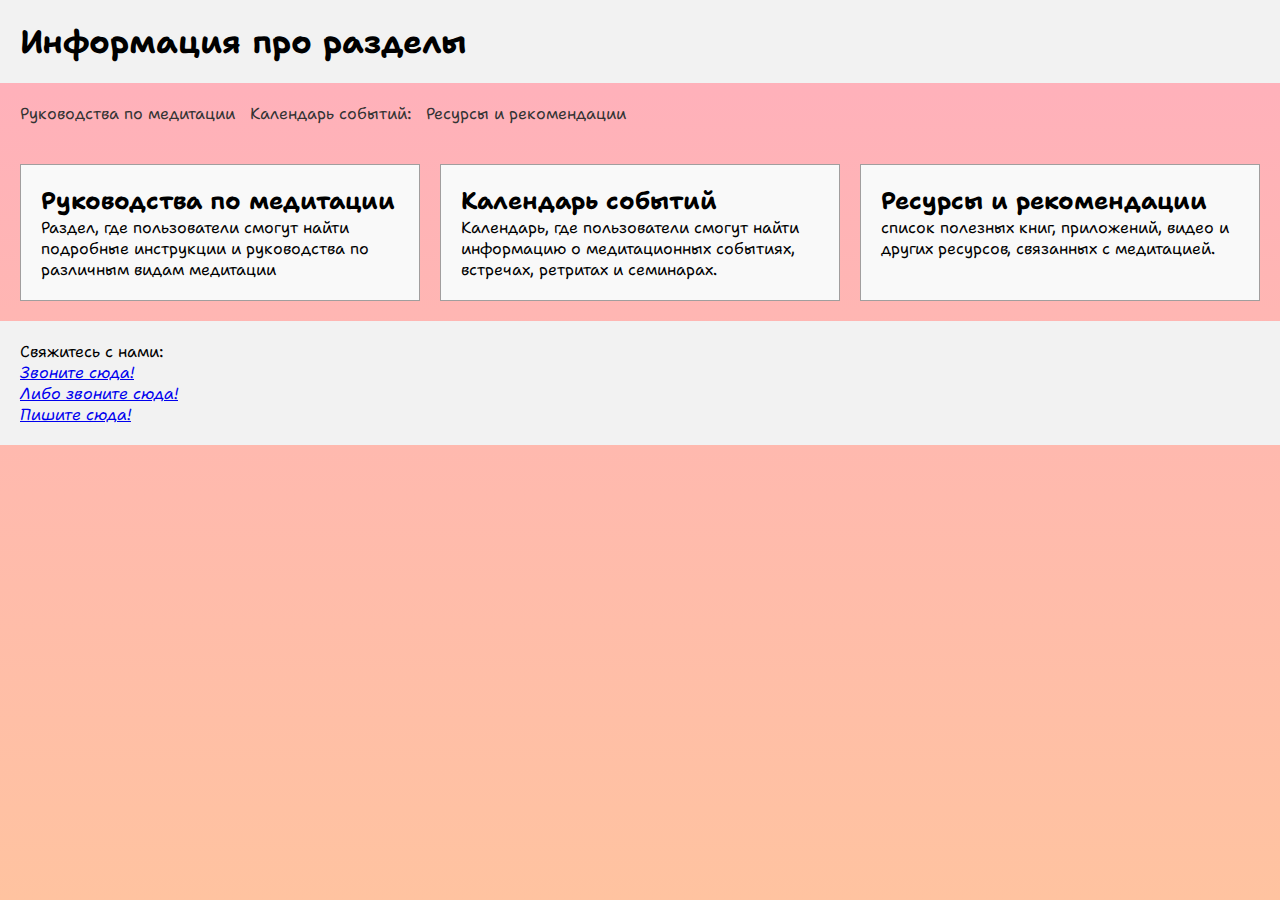
<file: 8.1.html>
<!DOCTYPE html>
<html>
<head>
    <title>Адаптивный сайт</title>
</head>
<link rel="stylesheet" href="eightone.css">
<body>
    <header>
        <h1>Информация про разделы</h1>
    </header>
    <nav>
        <ul>
            <li><a href="#">Руководства по медитации</a></li>
            <li><a href="#">Календарь событий:</a></li>
            <li><a href="#">Ресурсы и рекомендации</a></li>
        </ul>
    </nav>
    <main>
        <section>
            <h2>Руководства по медитации</h2>
            <p>Раздел, где пользователи смогут найти подробные инструкции и руководства по различным видам медитации</p>
        </section>
        <section>
            <h2>Календарь событий</h2>
            <p>Календарь, где пользователи смогут найти информацию о медитационных событиях, встречах, ретритах и семинарах.</p>
        </section>
        <section>
            <h2>Ресурсы и рекомендации</h2>
            <p>список полезных книг, приложений, видео и других ресурсов, связанных с медитацией.</p>
        </section>

    </main>
		<footer>
			<p id="svyaz">Свяжитесь с нами:</p> <!-- добавление номера телефона и адреса электронной почты -->
			<address>
				<a href="tel:88005553535" id="svyaz">Звоните сюда!</a><br> 
				<a href="tel:88888888888" id="svyaz">Либо звоните сюда!</a><br> 
				<a href="mailto:abvgd@gmail.com">Пишите сюда!</a>
			</address>
		</footer>
</body>
</html>
</file>
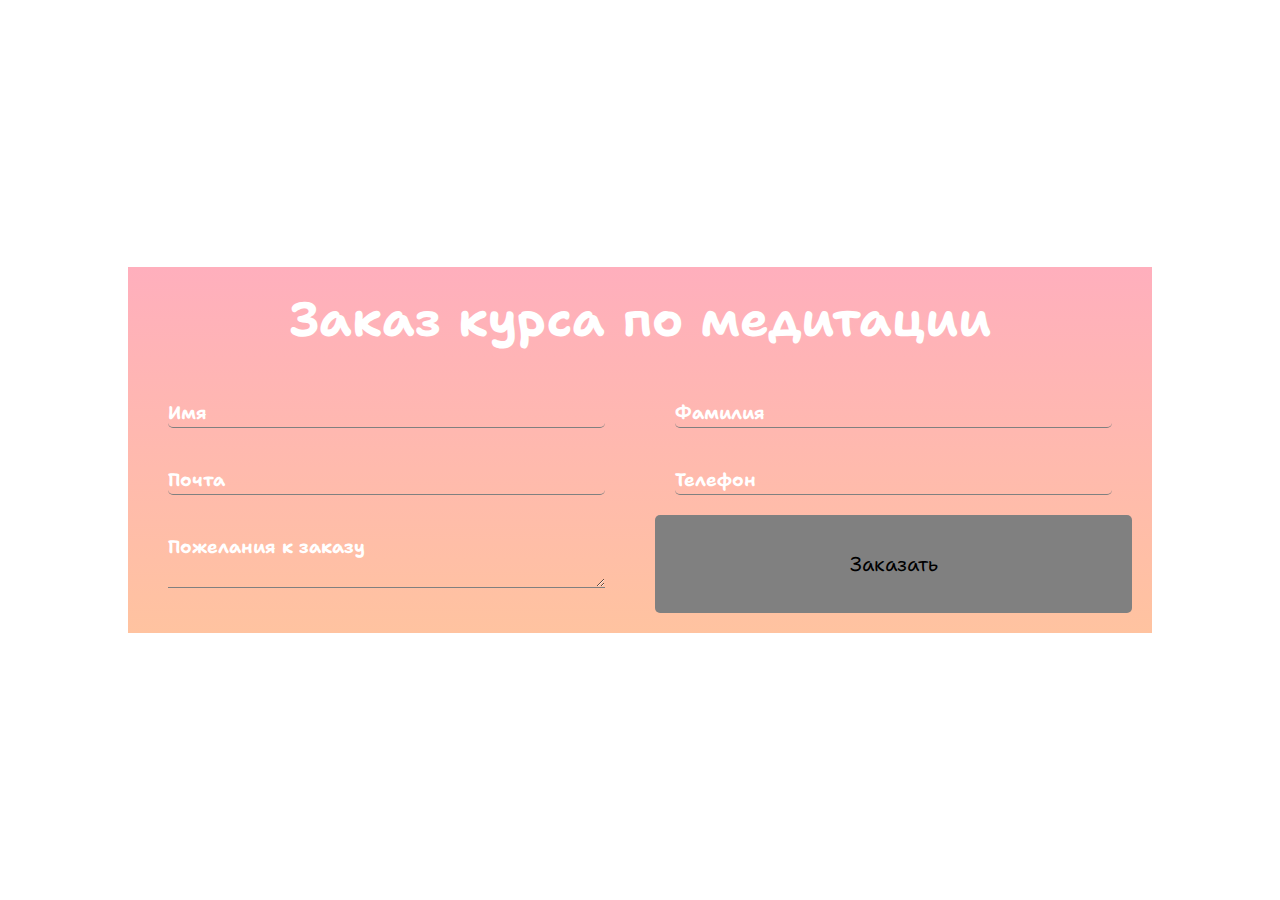
<file: 8.3.html>
<!DOCTYPE html>
<html lang="en">
<head>
<meta charset="UTF-8"> <meta name="viewport" content="width=device-width, initial-scale=1.0"> <meta http-equiv="X-UA-Compatible" content="ie=edge">
<title>Document</title>
</head>
<link rel="stylesheet" href="eightthree.css">
<body>
	<div class="container">
		<h2>Заказ курса по медитации</h2>
		<form>
				<div class="wrapper">
					<div class="box">
						<input type="text" name="fname" id="fname" required>
						<label for="fname">Имя</label>
					</div>
					<div class="box">
						<input type="text" name="lname" id="lname" required> 
						<label for="lname">Фамилия</label>
					</div>
				</div>

				<div class="wrapper">
					<div class="box">
						<input type="email" name="mail" id="email" required>
						<label for="email">Почта</label>
					</div>
					<div class="box">
						<input type="text" name="tel" id="tel" required> 
						<label for="tel">Телефон</label>
					</div>
				</div>

				<div class="wrapper">
					<div class="box">
					<textarea id="mes" required></textarea>
					<label for="mes">Пожелания к заказу</
					</div>
					</div>
					<input type="submit" name="" value="Заказать">
		</form>
	</div>
</body>
</html>
</file>
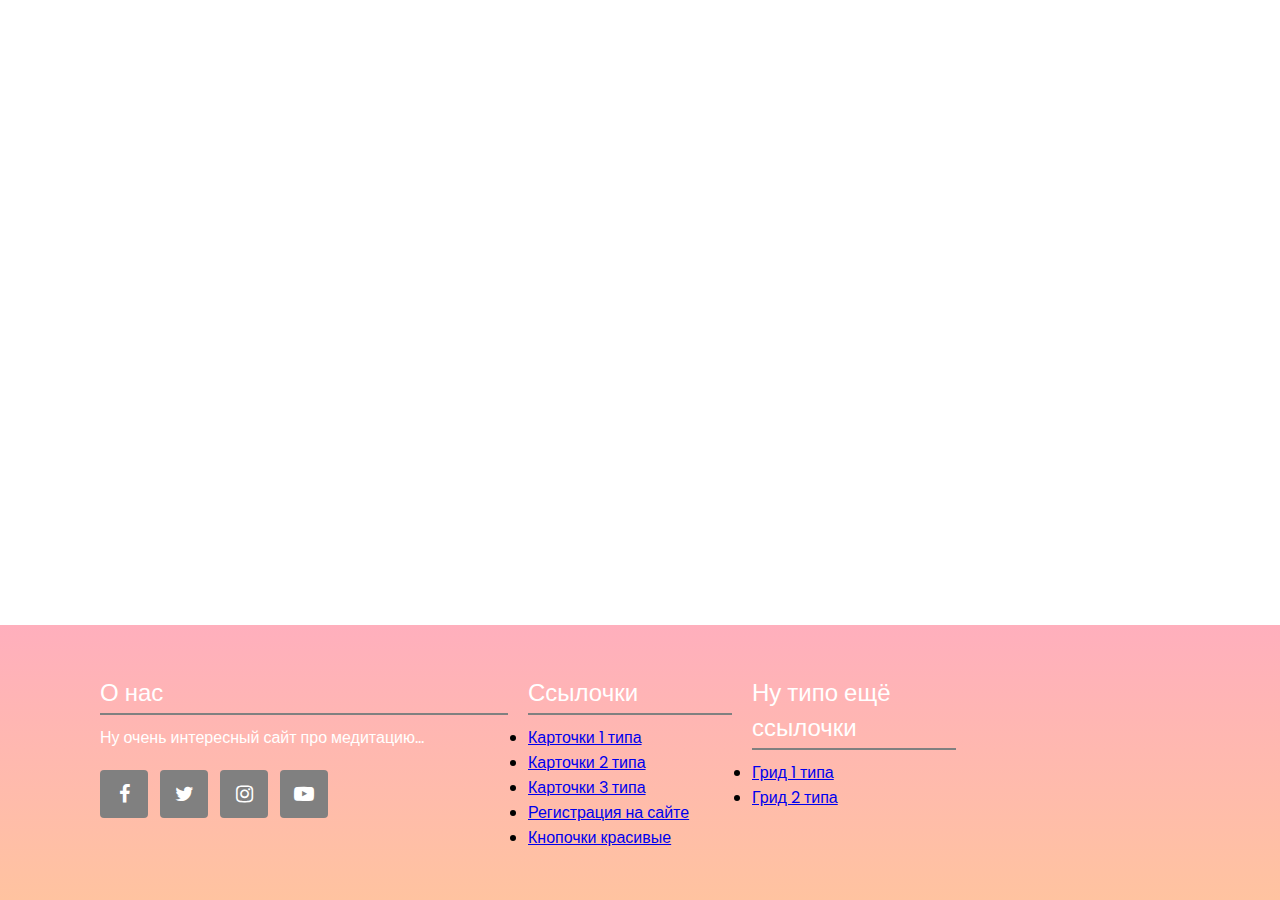
<file: 8.4.html>
<!doctype html>
<html>
<head>
	<meta name="viewport" content="width=device-width, initial-scale=1.0">
	<title>Грид Футер</title>
	<link rel="stylesheet" href=" https://stackpath.bootstrapcdn.com/font-awesome/4.7.0/css/font-awesome.min.css " integrity="sha384-wvfXpqpZZVQGK6TAh5PV1GOfQNHSoD2xbE+QkPxCAF1NEevoEH3S1@sibVcOQVnN" crossorigin="anonymous">
	<link rel="stylesheet" type="text/css" href="eightfour.css">
</head>
<body>
	
	<footer>
		<div class="container">
			<div class="sec aboutus">
				<h2>О нас</h2>
				<p>Ну очень интересный сайт про медитацию...</p>
				<ul class="sci">
					<li><a href="#"><i class="fa fa-facebook" aria-hidden="true"></i></a></1i>
					<li><a href="#"><i class="fa fa-twitter" aria-hidden="true"></i></a></li>
					<li><a href="#"><i class="fa fa-instagram" aria-hidden="true"></i></a></li>
					<li><a href="#"><i class="fa fa-youtube-play" aria-hidden="true"></i></a ></li>
				</ul>
			</div>

			<div class="sec quicklinks">
				<h2>Ссылочки</h2>
				<ul>
					<li><a href="card1type.html" target="blank">Карточки 1 типа</a></li>
					<li><a href="card2type.html" target="blank">Карточки 2 типа</a></li>
					<li><a href="card3type.html"  target="blank">Карточки 3 типа</a></li>
					<li><a href="registration.html"  target="blank">Регистрация на сайте</a></li>
					<li><a href="socialbuttons.html" target="blank">Кнопочки красивые</a></li>
				</ul>
			</div>
			<div class="sec quicklinks">
				<h2>Ну типо ещё ссылочки</h2>
				<ul>
					<li><a href="8.2.html" target="blank">Грид 1 типа</a></li>
					<li><a href="8.3.html" target="blank">Грид 2 типа</a></li>
				</ul>
			</div>
		</div>
	</footer>
</body>
</html>
</file>
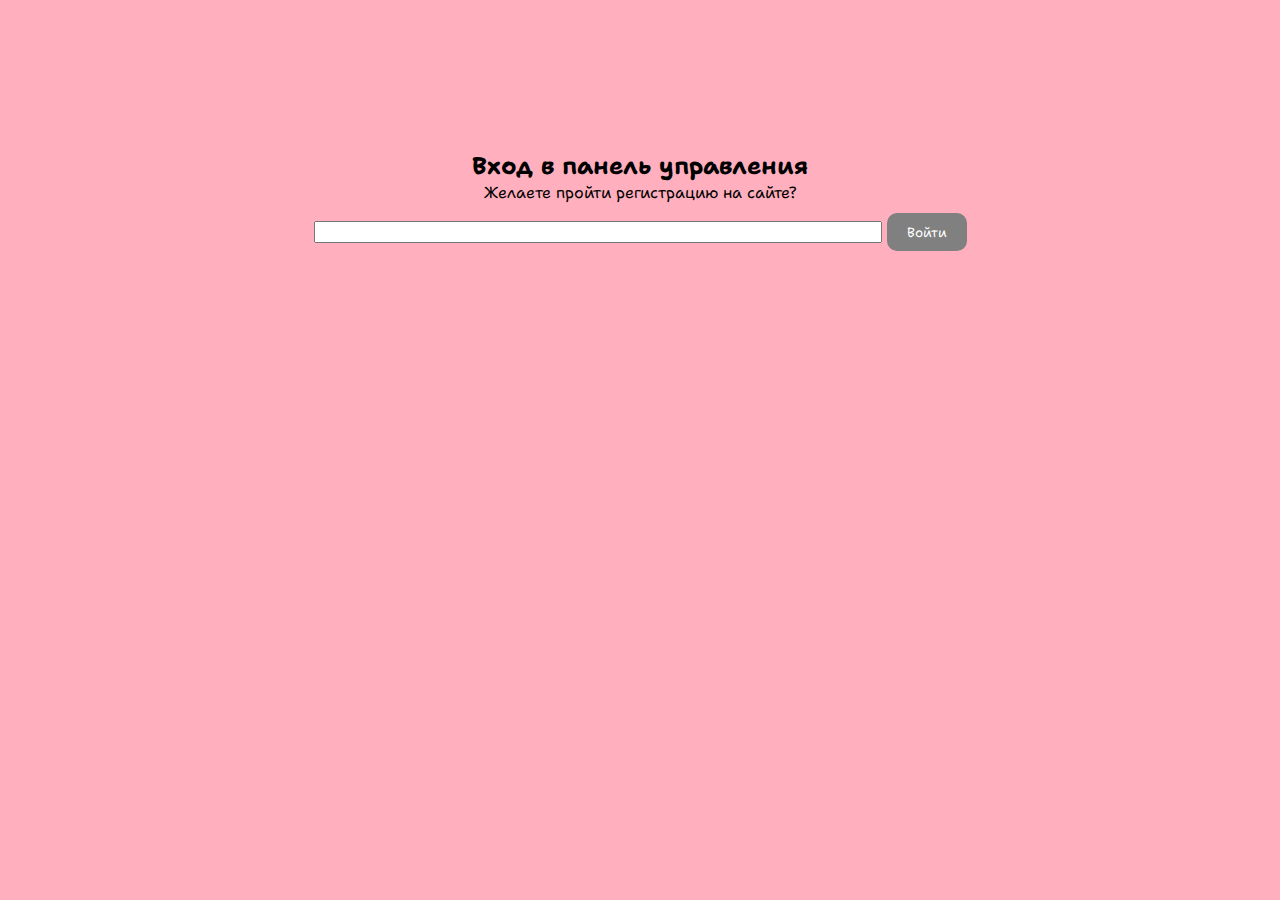
<file: 9.1.html>
<!DOCTYPE html>
<html>
<head>
    <title>Вход в панель управления</title>
    <link rel="stylesheet" type="text/css" href="nineone.css">
</head>
<body>
    <div class="container">
        <h1>Вход в панель управления</h1>
        <label for="registration">Желаете пройти регистрацию на сайте?</label>
        <input type="text" id="registration" />
        <button onclick="checkRegistration()">Войти</button>
        <p id="result"></p>
    </div>

    <script src="nineone.js"></script>
</body>
</html>
</file>
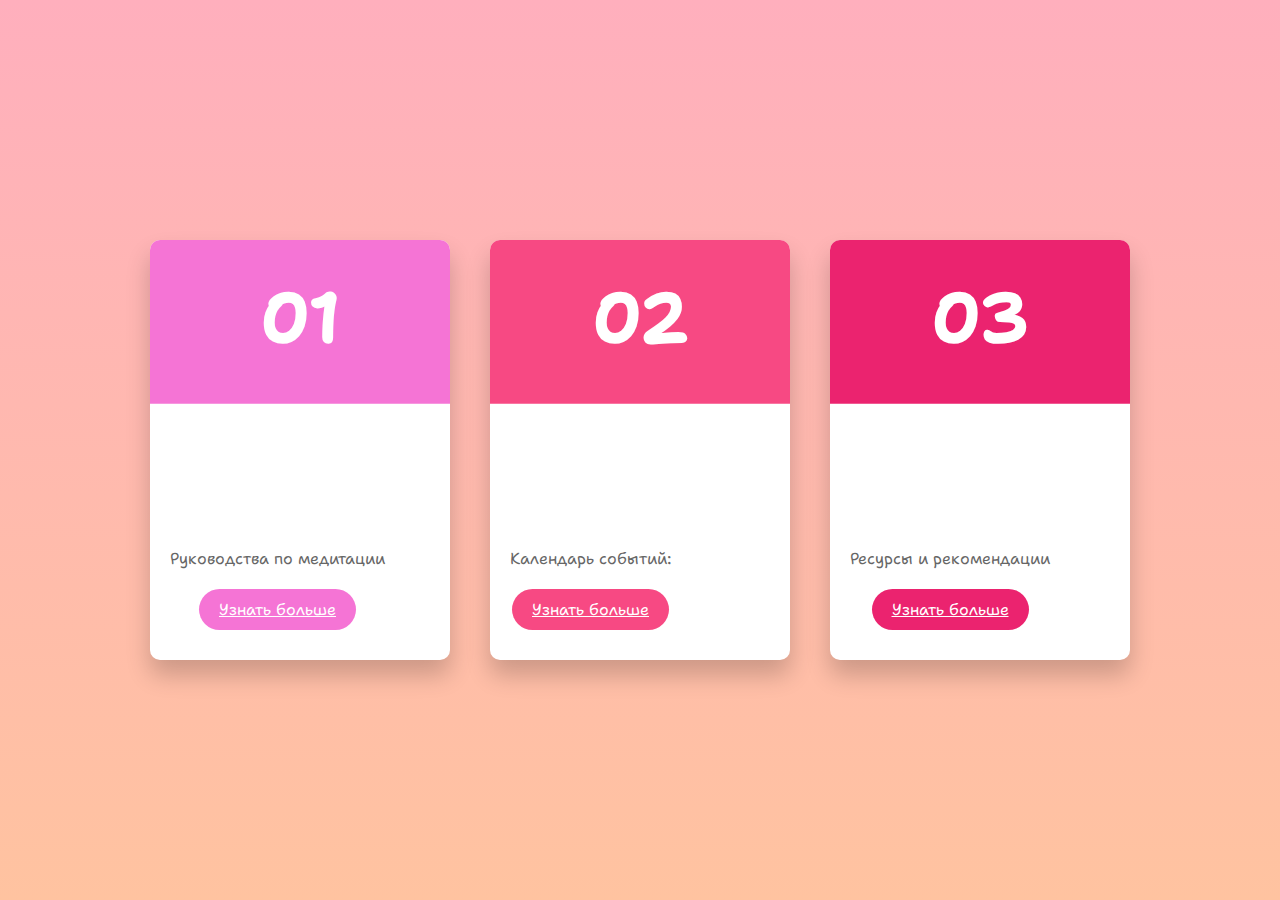
<file: card2type.html>
<!DOCTYPE html>
<html lang="ru">
<link rel="stylesheet" href="stylescard2.css">
<head>
    <meta charset="UTF-8">
    <meta name="viewport" content="width=device-width, initial-scale=1.0">
    <title>Document</title>
</head>
<body>
    <div class="container">
        <div class="card">
            <div class="circle">
                <h2>01</h2>
            </div>
            <div class="content">
                <p>Руководства по медитации</p>
                <a href="#">Узнать больше</a>
            </div>
        </div>
        <div class="card">
            <div class="circle">
                <h2>02</h2>
            </div>
            <div class="content">
                <p>Календарь событий:</p>
                <a href="#">Узнать больше</a>
            </div>
        </div> 
        <div class="card">
            <div class="circle">
                <h2>03</h2>
            </div>
            <div class="content">
                <p>Ресурсы и рекомендации</p>
                <a href="#">Узнать больше</a>
            </div>
        </div>
    </div>
</body>
</html>
</file>
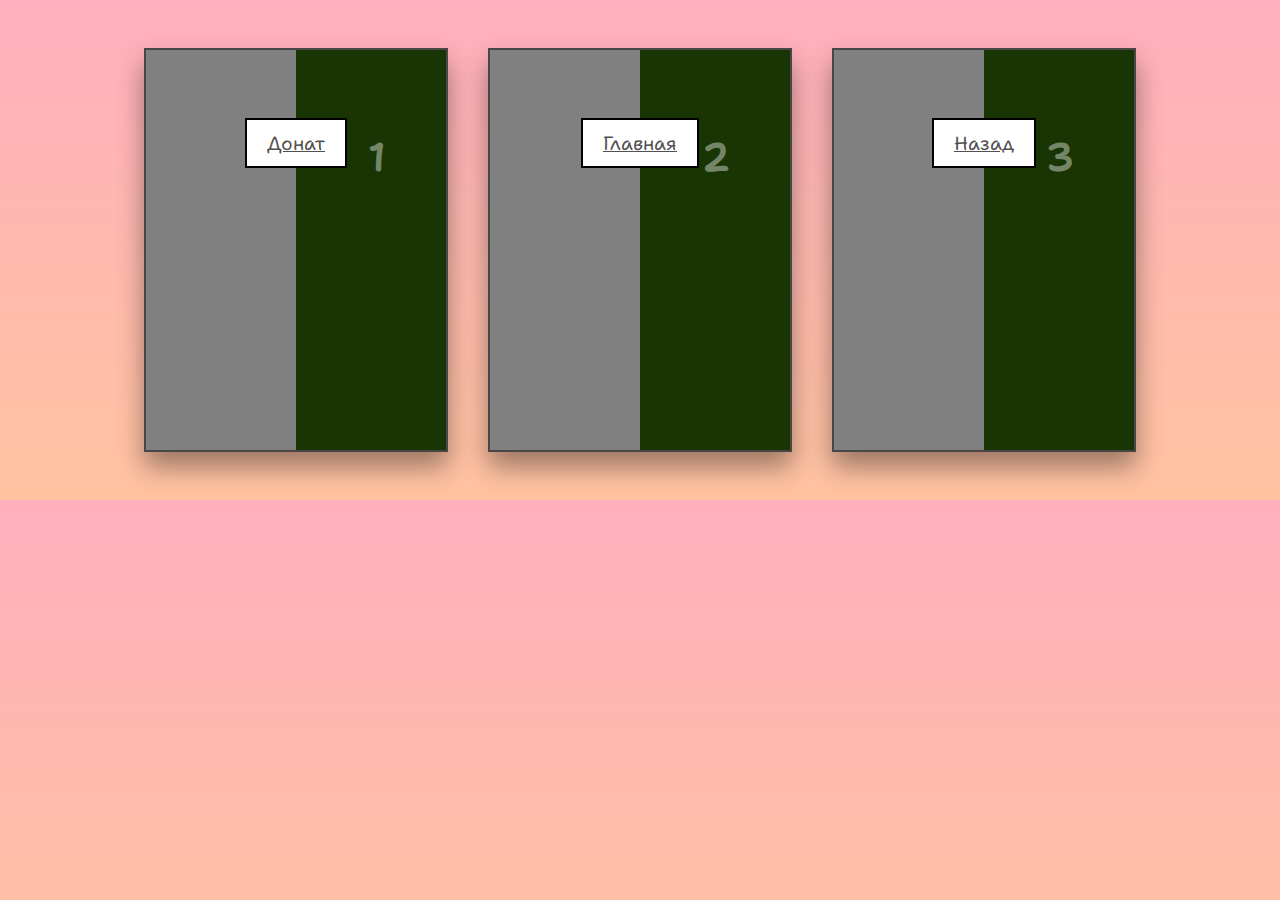
<file: card3type.html>
<!DOCTYPE html>
<html lang="en-US">
  <head>
    <meta charset="UTF-8" />
    <link href="//www.fontstatic.com/f=sukar" />
    <link
      href="https://fonts.googleapis.com/css?family=Courgette"
      rel="stylesheet"
    />
    <link
      rel="stylesheet"
      type="text/css"
      href="//www.fontstatic.com/f=DroidKufi-Regular"
    />
    
    <style>
			@import url('https://fonts.googleapis.com/css2?family=Amatic+SC:wght@700&family=Shantell+Sans:wght@500&display=swap');
      :root {
        --main-color: #ffffff;
      }
			* {
				font-family: 'Shantell Sans', cursive;
        
        
      }
      body{
        background: linear-gradient(#FFAFBD,#ffc3a0);
      }
      .bg {
        background-position: center;
        background-repeat: no-repeat;
        background-size: cover;
      }

      header {
        padding: 0px;
        box-sizing: border-box;
      }

 

      .section2 .section__inner2 {
        display: flex;
        justify-content: center;
        align-items: center;
        padding: 20px;
        flex-wrap: wrap;
      }

      .section2 .section__inner2 .card2 {
        position: relative;
        width: 300px;
        height: 400px;
        border: 2px solid  #494646;
        background-color: #808080;
        margin: 20px;
        box-shadow: 0 15px 25px rgba(0, 0, 0, 0.384);
        cursor: pointer;
        overflow: hidden;
        transition: 0.5s ease-in-out;
      }

      .section2 .section__inner2 .card2:before {
        content: "";
        position: absolute;
        z-index: 5;
        right: 0;
        width: 50%;
        height: 100%;
        background-color: rgb(25, 53, 3);
      }

      .section2 .section__inner2 .card2 .contentS2 {
        position: absolute;
        z-index: 6;
        top: 10%;
        right: 0;
        bottom: 0;
        left: 0;
        padding: 10px 10px;
        color: #fff;
        text-align: center;
      }
      .section2 .section__inner2 .card2 .contentS2 a {
        position: relative;
        top: 10px;
        color: rgb(82, 81, 81);
        border: 2px solid black;
        background-color: rgb(255, 255, 255);
        font-size: 1.2rem;
        padding: 10px 20px;
        margin: 18px 0 10px;
      }

      .section2 .section__inner2 .card2 span {
        position: absolute;
        top: 20%;
        z-index: 5;
        right: 20%;
        font-size: 40px;
        color: #ffffff;
        opacity: 0.4;
        font-weight: 600;
        transition: 0.5s ease-in-out;
      }
      .section2 .section__inner2 .card2 svg {
        position: absolute;
        left: 0;
        z-index: 10;
        top: 0;
        fill: none;
        stroke: #beb4b4; /*обводка*/
        stroke-dasharray: 150 480; /*массив значений для пунктирной линий*/
        stroke-dashoffset: 150; /*смещение*/
        opacity: 0;
        transition: 2s ease-in-out;
      }

      .section2 .section__inner2 .card2:hover {
        /*при наведении запускается переход*/
        transition: 0.5s ease-in-out;
      }

      .section2 .section__inner2 .card2:hover span {
        /*цифра становится видимой масштабируется в 1,2 раза вверх и вниз на 15 пикселей*/
        opacity: 1;
        transform: translateY(-15px) scale(1.2);
      }

      .section2 .section__inner2 .card2:hover svg {
        /* линия становится полностью видимой, а значение stroke-dashoffset устанавливается на -480, что приводит к изменению пунктирной линии*/
        opacity: 1;
        stroke-dashoffset: -480;
      }

      .section2 .section__inner2:hover .card2 {
        /*при наведении на другие элементы*/
        transform: scale(0.8);
        opacity: 0.4;
      }

      .section2 .section__inner2 .card2:hover {
        /*при наведении на сам элемент*/
        transform: scale(1.1);
        opacity: 1;
      }

      .cont {
        position: relative;
        z-index: 102;
      }
      form {
        display: flex;
        flex-direction: column;
        align-items: flex-start;
        padding: 30px 20px;
        border-radius: 10px;
        background: #78dbff;
      }
      cont::before {
        content: "";
        top: 0;
        right: 0;
        backdrop-filter: blur(10px);
        z-index: 0;
        position: absolute;
        padding: 30px 20px;
        width: 100%;
        height: 100%;
        border-radius: 10px;
        background: rgba(0, 0, 0, 0.46);
      }

      form input {
        width: 100%;
        height: 35px;
        border-radius: 15px;
        padding: 0 10px;
        margin-bottom: 15px;
        filter: drop-shadow(3px 3px 5px rgba(0, 0, 0, 0.3));
        border: none;
      }

      form input::placeholder {
        color: #bebfc0;
        font-size: 15px;
        padding-left: 10px;
      }

      form button {
        padding: 10px 20px;
        border-radius: 30px;
        color: rgb(9, 93, 114);
        font-weight: 600;
        filter: drop-shadow(3px 3px 5px rgba(0, 0, 0, 0.3));
        border: none;
        background-color: white;
      }

      form label {
        font-size: 25px;
        font-weight: 700;
        color: white;
        border-bottom: 5px solid white;
        margin-bottom: 20px;
      }

      form > span {
        margin-top: 10px;
        color: white;
        padding: 0;
      }

      form > span + span {
        margin-top: -15px;
        padding: 0;
      }

      form span > span {
        color: rgb(9, 93, 114);
        cursor: pointer;
      }

      .span1,
      .span2,
      .span3,
      .span4,
      .span5 {
        position: absolute;
        background: rgba(255, 255, 255, 0.2);
        z-index: 5;
        border-radius: 15px;
        box-shadow: 0 4px 6px rgba(0, 0, 0, 0.1);
        backdrop-filter: blur(10px);
        width: 50px;
        height: 50px;
      }

      .span1 {
        top: -80px;
        left: -60px;
        width: 100px;
        height: 100px;
        animation: float 5s ease-in-out infinite;
      }

      .span2 {
        top: -75px;
        left: 50%;
        animation: float 5s ease-in-out infinite;
      }

      .span3 {
        top: -40px;
        right: -40px;
        z-index: -1;
        width: 70px;
        height: 70px;
        animation: float 5s ease-in-out infinite;
      }

      .span4 {
        right: -20px;
        bottom: 30%;
        animation: float 5s ease-in-out infinite;
      }

      .span5 {
        bottom: -30px;
        left: 10%;
        width: 60px;
        height: 60px;
        z-index: -1;
        animation: float 5s ease-in-out infinite;
      }

      @keyframes float {
        0% {
          transform: translate(0, 0); /*исходное*/
        }
        50% {
          transform: translate(
            calc(20% - 18px),
            calc(20% - 14px)
          ); /*смещаются на 20% от своего размера влево и вверх на 18 и 14 пикселей */
        }

        100% {
          transform: translate(0, 0);
        }
      }

      footer > .circle {
        position: relative;
        cursor: pointer;
        height: 50px;
        width: 50px;
        border-radius: 10px;
        display: flex;
        justify-content: center;
        align-items: center;
        background-color: rgb(255, 255, 255);
        overflow: hidden;
        box-shadow: 0 5px 15px rgba(2, 1, 1, 0.482);
      }

      footer > .circle img {
        z-index: 3;
        height: 35px;
        width: auto;
      }

      footer > .circle::before {
        content: "";
        position: absolute;
        height: 100%;
        width: 100%;
        z-index: -1;
        background: linear-gradient(
          0deg,
          rgb(205, 255, 255),
          rgba(255, 255, 255, 0.502)
        );
        opacity: 0;
      }

      footer > .circle:hover::before {
        opacity: 1;
        animation: pulse 1s ease-in-out infinite;
        animation-iteration-count: 2; /* анимация будет проигрываться один раз */
      }

      footer {
        display: flex;
        align-items: center;
        justify-content: space-between;
        margin-top: 50px;
        padding-left: 200px;
        padding-right: 200px;
        background-color: #78dbff;
        padding-top: 15px;
        padding-bottom: 15px;
        border-radius: 10px;
      }

      @keyframes pulse {
        0% {
          transform: scaleY(0);
          transform-origin: top;
        }
        100% {
          transform: scaleY(1);
          opacity: 1;
          transform-origin: top;
        }
      }
    </style>
  </head>
  <body>

    <section class="section2">
      <div class="section__inner2">
        <div class="card2">

          <svg width="295" height="395" xmlns="http://www.w3.org/2000/svg">
            <!-- Определение вершин прямоугольника с использованием <polyline> -->
            <polyline
              points="0,0 295,0 298,395 0,395 0,0"
              fill="none"
              stroke-width="2"
            />

            <!-- Добавление указателей для сторон с использованием <line> -->
            <line x1="0" y1="0" x2="298" y2="0" stroke-width="2" />
            <line x1="295" y1="0" x2="295" y2="395" stroke-width="2" />
            <line x1="0" y1="395" x2="0" y2="0" stroke-width="2" />
            <line x1="295" y1="395" x2="295" y2="0" stroke-width="2" />
          </svg>

          <div class="contentS2">
            <h2></h2>
            <p></p>
            <a href="#">Донат</a>
          </div>
          <span>1</span>
        </div>
        <div class="card2">
          <svg width="295" height="395" xmlns="http://www.w3.org/2000/svg">
            <!-- Определение вершин прямоугольника с использованием <polyline> -->
            <polyline
              points="0,0 295,0 295,395 0,395 0,0"
              fill="none"
              stroke-width="2"
            />

            <!-- Добавление указателей для сторон с использованием <line> -->
            <line x1="0" y1="0" x2="295" y2="0" stroke-width="2" />
            <line x1="295" y1="0" x2="295" y2="395" stroke-width="2" />
            <line x1="0" y1="395" x2="0" y2="0" stroke-width="2" />
            <line x1="295" y1="395" x2="295" y2="0" stroke-width="2" />
          </svg>
          <svg width="295" height="395" xmlns="http://www.w3.org/2000/svg">
            <!-- Определение вершин прямоугольника с использованием <polyline> -->
            <polyline
              points="0,0 295,0 298,395 0,395 0,0"
              fill="none"
              stroke-width="2"
            />

            <!-- Добавление указателей для сторон с использованием <line> -->
            <line x1="0" y1="0" x2="298" y2="0" stroke-width="2" />
            <line x1="295" y1="0" x2="295" y2="395" stroke-width="2" />
            <line x1="0" y1="395" x2="0" y2="0" stroke-width="2" />
            <line x1="295" y1="395" x2="295" y2="0" stroke-width="2" />
          </svg>

          <div class="contentS2">
            <h2></h2>
            <p></p>
            <a href="#">Главная</a>
          </div>
          <span>2</span>
        </div>
        <div class="card2">
          

            <!-- Добавление указателей для сторон с использованием <line> -->
            <line x1="0" y1="0" x2="295" y2="0" stroke-width="2" />
            <line x1="295" y1="0" x2="295" y2="395" stroke-width="2" />
            <line x1="0" y1="395" x2="0" y2="0" stroke-width="2" />
            <line x1="295" y1="395" x2="295" y2="0" stroke-width="2" />
          </svg>
          <svg width="295" height="395" xmlns="http://www.w3.org/2000/svg">
            <!-- Определение вершин прямоугольника с использованием <polyline> -->
            <polyline
              points="0,0 295,0 298,395 0,395 0,0"
              fill="none"
              stroke-width="2"
            />

            <!-- Добавление указателей для сторон с использованием <line> -->
            <line x1="0" y1="0" x2="298" y2="0" stroke-width="2" />
            <line x1="295" y1="0" x2="295" y2="395" stroke-width="2" />
            <line x1="0" y1="395" x2="0" y2="0" stroke-width="2" />
            <line x1="295" y1="395" x2="295" y2="0" stroke-width="2" />
          </svg>

          <div class="contentS2">
            <h2></h2>
            <p></p>
            <a href="#">Назад</a>
          </div>
          <span>3</span>
        </div>
      </div>
    </section>
  </body>
</html>
</file>
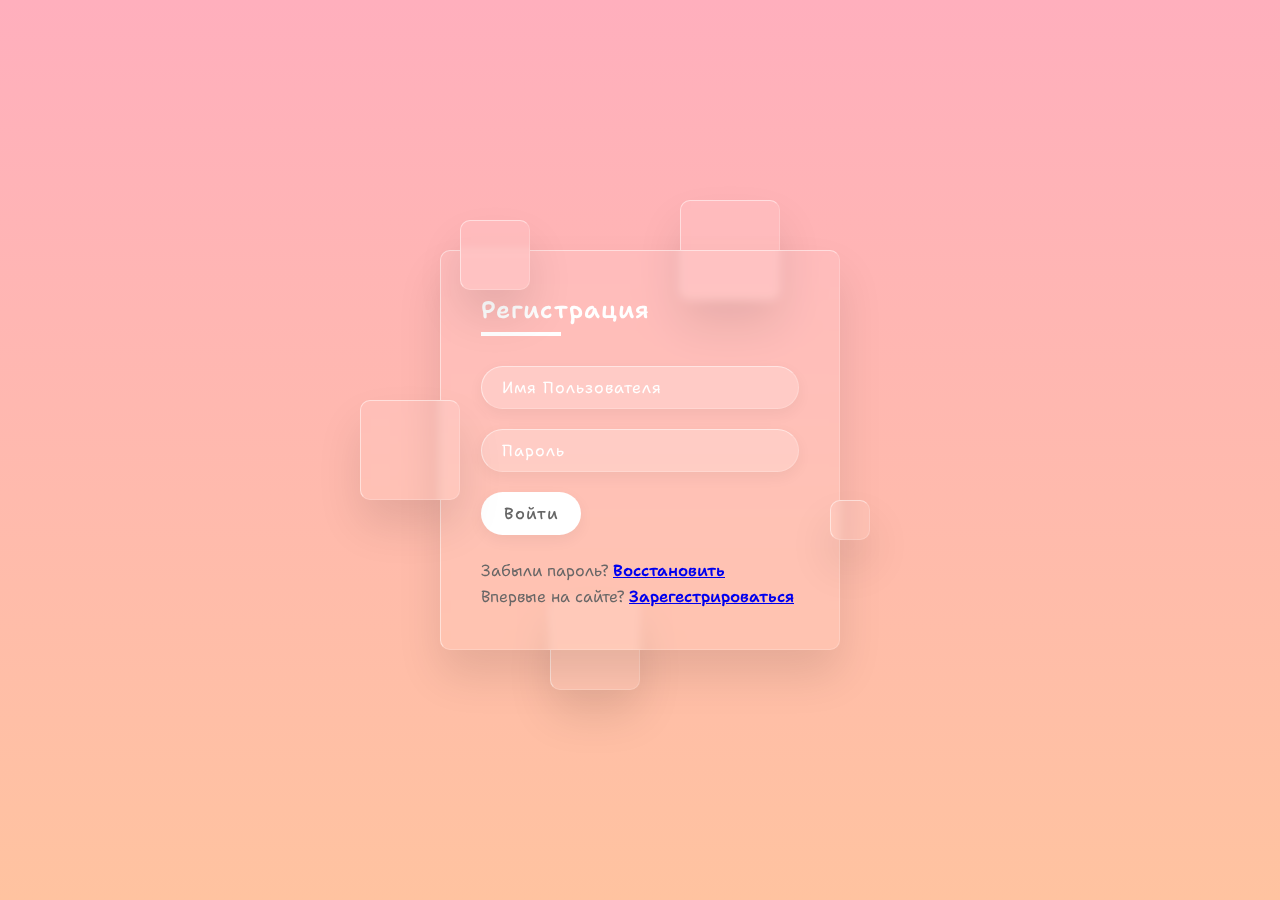
<file: registration.html>
<!DOCTYPE html>
<html lang="ru">
<link rel="stylesheet" href="stylesregistration.css"> <!-- Подключение css-->
<head>
  <meta charset="UTF-8">
  <meta name="viewport" content="width=device-width, initial-scale=1.0">
  <title>Document</title>
</head>
<body>
  <section>
    <div class="color"></div>
    <div class="color"></div>
    <div class="color"></div>
    <div class="box">
      <div class="square" style="--i:0;"></div>
      <div class="square" style="--i:1;"></div>
      <div class="square" style="--i:2;"></div>
      <div class="square" style="--i:3;"></div>
      <div class="square" style="--i:4;"></div>
      <div class="container">
        <div class="form">
          <h2>Регистрация</h2>
          <form>
            <div class="inputBox">
              <input type="text" placeholder="Имя Пользователя">
            </div>
            <div class="inputBox">
              <input type="password" placeholder="Пароль">
            </div>
            <div class="inputBox">
              <input type="submit" value="Войти">
            </div>
            <p class="forgot"> Забыли пароль? <a href="#">Восстановить</a></p>
            <p class="forgot"> Впервые на сайте? <a href="#">Зарегестрироваться</a></p>
          </form>
        </div>
      </div>
    </div>
  </section>
</body>
</html>
</file>
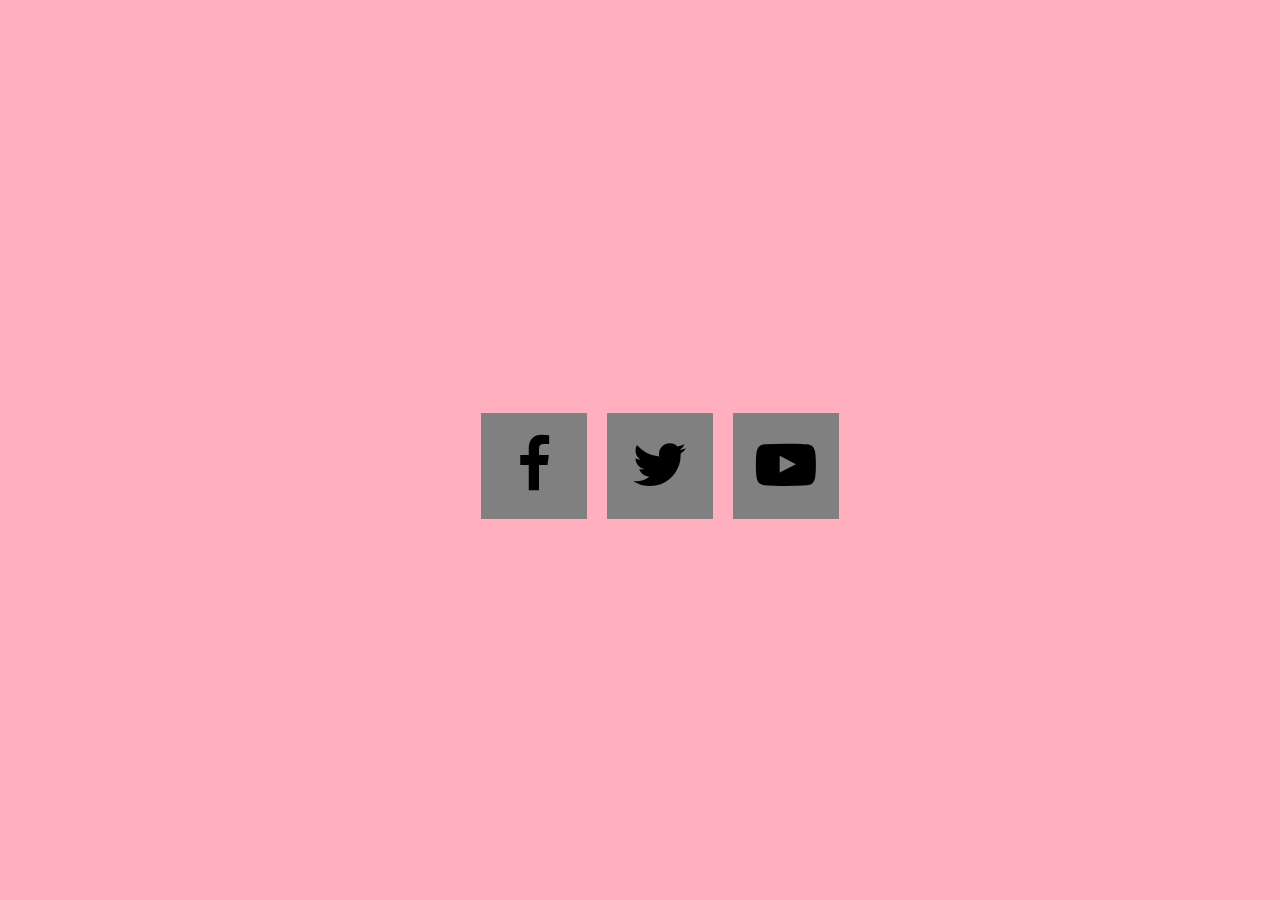
<file: socialbuttons.html>
<!DOCTYPE html>
<html lang="en-US">
  <head>
    <meta charset="UTF-8" />
    <link href="//www.fontstatic.com/f=sukar" />
    <link rel="stylesheet" href=" https://stackpath.bootstrapcdn.com/font-awesome/4.7.0/css/font-awesome.min.css " integrity="sha384-wvfXpqpZZVQGK6TAh5PV1GOfQNHSoD2xbE+QkPxCAF1NEevoEH3S1@sibVcOQVnN" crossorigin="anonymous">

    <style>

      body {
        background: #FFAFBD;
      }

      ul {
        display: flex;
        position: absolute;
        top: 50%;
        left: 50%;
        transform: translate(-50%, -50%);
      }

      ul li {
        list-style: none;
      }

      ul li a {
        width: 100px;
        height: 100px;
        background-color:  #808080;
        text-align: center;
        font-size: 60px;
        line-height: 100px;
        margin: 0 10px;
        display: block;
        border-radius: 0%;
        position: relative;
        overflow: hidden;
        border: solid 3px  #808080;
        z-index: 2;
      }

      ul li a .fa {
        position: relative;
        color: #000000;
        transition: 0.5s;
        z-index: 3;
      }

      ul li a:hover .fa {
        color: #ffffff;
        
      }

      ul li a:before {
        content: "";
        position: absolute;
        top: 100%;
        left: 0%;
        width: 100%;
        height: 100%;
        background-color: #ff0000;
        transition: 0.5s;
        z-index: 1;
      }

      ul li a:hover:before {
        top: 0;
      }

      ul li:nth-child(1) a:before {
        background-color: #3b5999;
      }

      ul li:nth-child(2) a:before {
        background-color: #55acee;
      }

      ul li:nth-child(3) a:before {
        background-color: #cd201f;
      }

    </style>
  </head>
  <body>
    <ul class="sci">

    </ul>

    <ul>
      <li>
        <a href="#"><i class="fa fa-facebook" aria-hidden="true"></i></a>
      </li>
      <li>
        <a href="#"><i class="fa fa-twitter" aria-hidden="true"></i></a>
      </li>
      <li>
        <a href="#"><i class="fa fa-youtube-play" aria-hidden="true"></i></a>
      </li>
      
    </ul>
  </body>
</html>
</file>
<file: eightone.css>
@import url('https://fonts.googleapis.com/css2?family=Amatic+SC:wght@700&family=Shantell+Sans:wght@500&display=swap');
*
{
    margin: 0;
    padding: 0;
    box-sizing: border-box;
    font-family: 'Shantell Sans', cursive;
}
body
{
		display: grid;
		grid-template-rows: auto 1fr auto;
		grid-template-columns: 1fr;
		margin: 0;
		padding: 0;
        background: linear-gradient(#FFAFBD,#ffc3a0);
    background-attachment: fixed;
}
.container
{
    position: relative;
    width: 1150px;
    padding: 20px;
    display: flex;
    justify-content: center;
    align-items: center;
    flex-wrap: wrap;
}
.container .card
{
    position: relative; 
    width: 300px;
    height: 420px;
    background: #fff;
    margin: 20px;
    border-radius: 10px;
    overflow: hidden;
    box-shadow: 0 15px 25px rgba(0, 0, 0, 0.2);
    transition: 0.5s;
}
.container:hover .card
{
    filter: blur(10px);
    transform: scale(0.9);
    opacity: 0.5;
}
.container .card:hover
{
    filter: blur(0px);
    transform: scale(1.1);
    opacity: 1;
}
.container .card .circle
{
    position: relative;
    width: 100%;
    height: 100%;
    background: #000;
    clip-path: inset(0 0 61% 0);
}
.container .card .circle h2
{
    color:#fff;
    font-size: 4.5em;
    padding: 30px 0;
    text-align: center;
}
.container .card .content
{
		position: absolute;
    bottom: 10px;
    padding: 20px;
    text-align: center;
}
.container .card .content p
{
    color: #666;
		
}
.container .card .content a
{
    position: relative;
    display: inline-block;
    padding: 10px 20px;
    background:#000;
    color: #fff;
    border-radius: 40px;
    text-transform: none;
    margin-top: 20px;
}
.container .card:nth-child(1) .circle,
.container .card:nth-child(1) .content a
{
    background: #f574d5;
}
.container .card:nth-child(2) .circle,
.container .card:nth-child(2) .content a
{
    background: rgb(247, 73, 131);
}
.container .card:nth-child(3) .circle,
.container .card:nth-child(3) .content a
{
    background: rgb(235, 35, 111);
}


header, nav, main, footer {
    padding: 20px;
}

header, footer {
    background-color: #f2f2f2;
}

nav ul {
    list-style-type: none;
    margin: 0;
    padding: 0;
}



nav li {
    display: inline;
		border: #333;
    margin-right: 10px;
}

nav a {
    text-decoration: none;
    color: #333;
}

main {
    display: grid;
    grid-template-columns: repeat(auto-fit, minmax(300px, 1fr));
    grid-gap: 20px;
}

section {
    background-color: #f9f9f9;
    padding: 20px;
    border: 1px solid #a19e9e;
}

@media screen and (max-width: 768px) {
    body {
        grid-template-rows: auto auto 1fr auto;
    }

    main {
        grid-template-columns: 1fr;
    }
}
</file>
<file: eightthree.css>
@import url('https://fonts.googleapis.com/css2?family=Amatic+SC:wght@700&family=Shantell+Sans:wght@500&display=swap');
*
{
	margin: 0;
	padding: 0;
	box-sizing: border-box;
	font-family: 'Shantell Sans', cursive;
}
body{
	min-height: 100vh;
	display: flex;
	justify-content: center;
	align-items: center;
} 
.container
{ 
	width: 80%; 
	padding: 20px; 
	background: linear-gradient(#FFAFBD,#ffc3a0);
}
.container h2{
	color:white;
	font-size: 3em;
	text-align: center;
	margin-bottom: 30px;
}

.wrapper{
	width: 100%;
	display: grid;
	grid-template-columns: repeat(auto-fit, minmax(250px, 1fr));
	grid-gap: 30px;
	gap: 30px;
}
.wrapper .box{
	width: 100%;
	position: relative;
	padding: 20px;
}
.wrapper .box input{
	width: 100%;
	font-size: 20px;
	background:transparent;
	border: none;
	outline: none;
	border-bottom: 1px solid #808080;
	border-radius: 5px;
	transition: 0.4s linear;
}
.wrapper .box input:focus,
.wrapper .box input:valid
{
	padding: 20px 10px;
	background: #808080;
	margin-top: 10px;
}
.wrapper .box label{
	position: absolute;
	top: 0;
	left: 0;
	color: white;
	font-size: 18px;
	font-weight: bold;
	padding: 20px; transition: 0.5s linear;
}
.wrapper .box input:focus ~ label, 
.wrapper .box input:valid ~ label
{ 
	padding: 0;
}
.wrapper .box textarea{
	width: 100%;
	font-size: 20px;
	background: transparent;
	border: none;
	outline: none;
	border-bottom: 1px solid #808080;
	transition: 0.5s linear;
}
.wrapper .box textarea:focus, 
.wrapper .box textarea:valid{
	padding: 20px 10px;
	background: #808080;
	margin-top: 10px;
}
.wrapper .box textarea:focus ~ label, 
.wrapper .box textarea:valid ~ label
{ 
	padding: 0;
}
.container input[type="submit"]{
	background: #808080;;
	padding: 15px 30px;
	border: none;
	outline: none;
	font-size: 20px;
	border-radius: 5px;
	cursor: pointer;
}
</file>
<file: eightfour.css>
@import url(' https://fonts.googleapis.com/css?family=Poppins:200,300,400,500,600,700,800,900&display=swap ');
*
{
	margin: 0;
	padding: 0;
	box-sizing: border-box;
	font-family: 'Poppins', sans-serif;
}
body
{
	display: grid;
	justify-content: end;
	align-content: end;
	min-height: 100vh;
}
footer
{
	position: relative;
	width: 100 ;
	height: auto;
	padding: 50px 100px;
	background: linear-gradient(#FFAFBD,#ffc3a0);
}
footer .container
{
width: 100 ;
display: grid;
grid-template-columns: 2fr 1fr 1fr 1fr;
grid-gap: 20px;
}
footer .container .sec h2
{
position: relative;
color: #fff;
font-weight: 500;
margin-bottom: 15px;
}
footer .container .sec h2::before
{
	content: '';
	position: absolute;
	bottom: -5px;
	Left: 0;
	width: 100%;
	height: 2px;
	background: #808080;
}
footer .container .sec p
{
color:#fff;
}
.sci
{
	margin-top: 20px; 
	dispLay: grid;
	grid-template-columns: repeat(4, 50px); 
	grid-gap: 10px;

}
.sci li
{
	List-styLe: none;
}
.sci li a
{
	display: inline-block;
	width: 48px;
	height: 48px;
	background: #808080;
	dispLay: grid;
	align-content: center;
	justify-content: center; 
	text-decoration: none; 
	border-radius: 4px;
}
.sci li a:hover
{
	background: #5c5b5b;
}
.sci li a .fa
{
	color:
	#fff;
	font-size: 20px;
}
a:visited {
	color: white;
  }
@media (max-width: 991px)
{
	footer
	{
		padding: 40px;
	}

	footer .container
	{
		grid-template-columns: repeat(2,1fr);
	}

}
@media (max-width: 768px)
{

	footer .container
	{
		grid-template-columns: repeat(1,1fr);
	}

}
</file>
<file: nineone.css>
@import url('https://fonts.googleapis.com/css2?family=Amatic+SC:wght@700&family=Shantell+Sans:wght@500&display=swap');
*
{
	margin: 0;
	padding: 0;
	box-sizing: border-box;
	font-family: 'Shantell Sans', cursive;
    
}
body
{
    background: #FFAFBD;
}

.container {
    text-align: center;
    margin-top: 150px;
    
}

h1 {
    font-size: 24px;
}

label {
    display: block;
    margin-bottom: 10px;
}

button {
    padding: 10px 20px;
    background: #808080;
    color: white;
    border: none;
    border-radius: 10px;
    cursor: pointer;
}

p {
    margin-top: 20px;
    font-weight: bold;
}
</file>
<file: stylescard2.css>
@import url('https://fonts.googleapis.com/css2?family=Amatic+SC:wght@700&family=Shantell+Sans:wght@500&display=swap');
*
{
    margin: 0;
    padding: 0;
    box-sizing: border-box;
    font-family: 'Shantell Sans', cursive;
}
body
{
    display: flex;
    justify-content: center;
    align-items: center;
    min-height: 100vh;
    background: linear-gradient(#FFAFBD,#ffc3a0);
    background-attachment: fixed;
}
.container
{
    position: relative;
    width: 1150px;
    padding: 20px;
    display: flex;
    justify-content: center;
    align-items: center;
    flex-wrap: wrap;
}
.container .card
{
    position: relative; 
    width: 300px;
    height: 420px;
    background: #fff;
    margin: 20px;
    border-radius: 10px;
    overflow: hidden;
    box-shadow: 0 15px 25px rgba(0, 0, 0, 0.2);
    transition: 0.5s;
}
.container:hover .card
{
    filter: blur(10px);
    transform: scale(0.9);
    opacity: 0.5;
}
.container .card:hover
{
    filter: blur(0px);
    transform: scale(1.1);
    opacity: 1;
}
.container .card .circle
{
    position: relative;
    width: 100%;
    height: 100%;
    background: #000;
    clip-path: inset(0 0 61% 0);
}
.container .card .circle h2
{
    color:#fff;
    font-size: 4.5em;
    padding: 30px 0;
    text-align: center;
}
.container .card .content
{
		position: absolute;
    bottom: 10px;
    padding: 20px;
    text-align: center;
}
.container .card .content p
{
    color: #666;
		
}
.container .card .content a
{
    position: relative;
    display: inline-block;
    padding: 10px 20px;
    background:#000;
    color: #fff;
    border-radius: 40px;
    text-transform: none;
    margin-top: 20px;
}
.container .card:nth-child(1) .circle,
.container .card:nth-child(1) .content a
{
    background: #f574d5;
}
.container .card:nth-child(2) .circle,
.container .card:nth-child(2) .content a
{
    background: rgb(247, 73, 131);
}
.container .card:nth-child(3) .circle,
.container .card:nth-child(3) .content a
{
    background: rgb(235, 35, 111);
}
</file>
<file: stylesregistration.css>
@import url('https://fonts.googleapis.com/css2?family=Amatic+SC:wght@700&family=Shantell+Sans:wght@500&display=swap');
*
{
    margin: 0;
    padding: 0;
    box-sizing: border-box;
    font-family: 'Shantell Sans', cursive;
}
body
{
    overflow: hidden;
}
section
{
    display: flex;
    justify-content: center;
    align-items: center;
    min-height: 100vh;
    background: linear-gradient(#FFAFBD,#ffc3a0);
}
section .color
{
    position: absolute;
    filter: blur(150px);
}

.box
{
    position: relative;
}
.box .square
{
    position: absolute;
    backdrop-filter: blur(5px);
    box-shadow: 0 25px 45px rgba(0,0,0,0.1);
    border: 1px solid rgba(255, 255, 255, 0.5);
    border-right: 1px solid rgba(255, 255, 255, 0.2);
    border-bottom: 1px solid rgba(255, 255, 255, 0.2);
    background: rgba(255, 255, 255, 0.1);
    border-radius: 10px;
    animation: animate 10s linear infinite;
    animation-delay: calc(-1s * var(--i));
}
@keyframes animate
{
    0%,100%
    {
        transform: translateY(-40px);
    }
    50%
    {
        transform: translateY(40px);
    }
}
.box .square:nth-child(1)
{
    top: -50px;
    right: 60px;
    width: 100px;
    height: 100px;
}
.box .square:nth-child(2)
{
    top: 150px;
    left: -80px;
    width: 100px;
    height: 100px;
    z-index: 2;
}
.box .square:nth-child(3)
{
    top: 250px;
    right: -30px;
    width: 40px;
    height: 40px;
    z-index: 2;
}
.box .square:nth-child(4)
{
    top: 350px;
    right: 200px;
    width: 90px;
    height: 90px;
    
}
.box .square:nth-child(5)
{
    top: -30px;
    left: 20px;
    width: 70px;
    height: 70px;
    z-index: 2;
}
.container
{
    position: relative;
    width: 400px;
    min-height: 400px;
    background: rgba(255, 255, 255, 0.1);
    border-radius: 10px;
    display: flex;
    justify-content: center;    
    align-items: center;
    backdrop-filter: blur(5px);
    box-shadow: 0 25px 45px rgba(0,0,0,0.1);
    border: 1px solid rgba(255, 255, 255, 0.5);
    border-right: 1px solid rgba(255, 255, 255, 0.2);
    border-bottom: 1px solid rgba(255, 255, 255, 0.2);
}
.form
{
    position: relative;
    width: 100%;
    height: 100%;
    padding: 40px;
}
.form h2
{
    position: relative; 
    color: #fff;
    font-size: 24px;
    font-weight: 600;
    letter-spacing: 1px;
    margin-bottom: 40px;
}
.form h2::before
{
		content: '';
		position: absolute;
		left: 0;
		bottom: -10px;
		width: 80px;
		height: 4px;
		background: #fff;
}
.form .inputBox
{
    width: 100%;
    margin-top: 20px;
}
.form .inputBox input
{
    width: 100%;
    background: rgba(255, 255, 255, 0.2);
    border: none;
    outline: none;
    padding: 10px 20px;
    border-radius: 35px;
    border: 1px solid rgba(255, 255, 255, 0.5);
    border-right: 1px solid rgba(255, 255, 255, 0.2);
    border-bottom: 1px solid rgba(255, 255, 255, 0.2);
    font-size: 16px;
    letter-spacing: 1px;
    color: #fff;
    box-shadow: 0 5px 15px rgba(0,0,0,0.05);
}
.form .inputBox input::placeholder
{
    color: #fff;
}
.form .inputBox input[type="submit"]
{
    background: #fff;
    color: #666;
    max-width: 100px;
    cursor: pointer;
    margin-bottom: 20px;
    font-weight: 500;
}
.forgot
{
    margin-top: 5px;
    color:#686666;
}
.forgot a
{
    margin-top: 5px;
    font-weight: 600;
}
</file>
